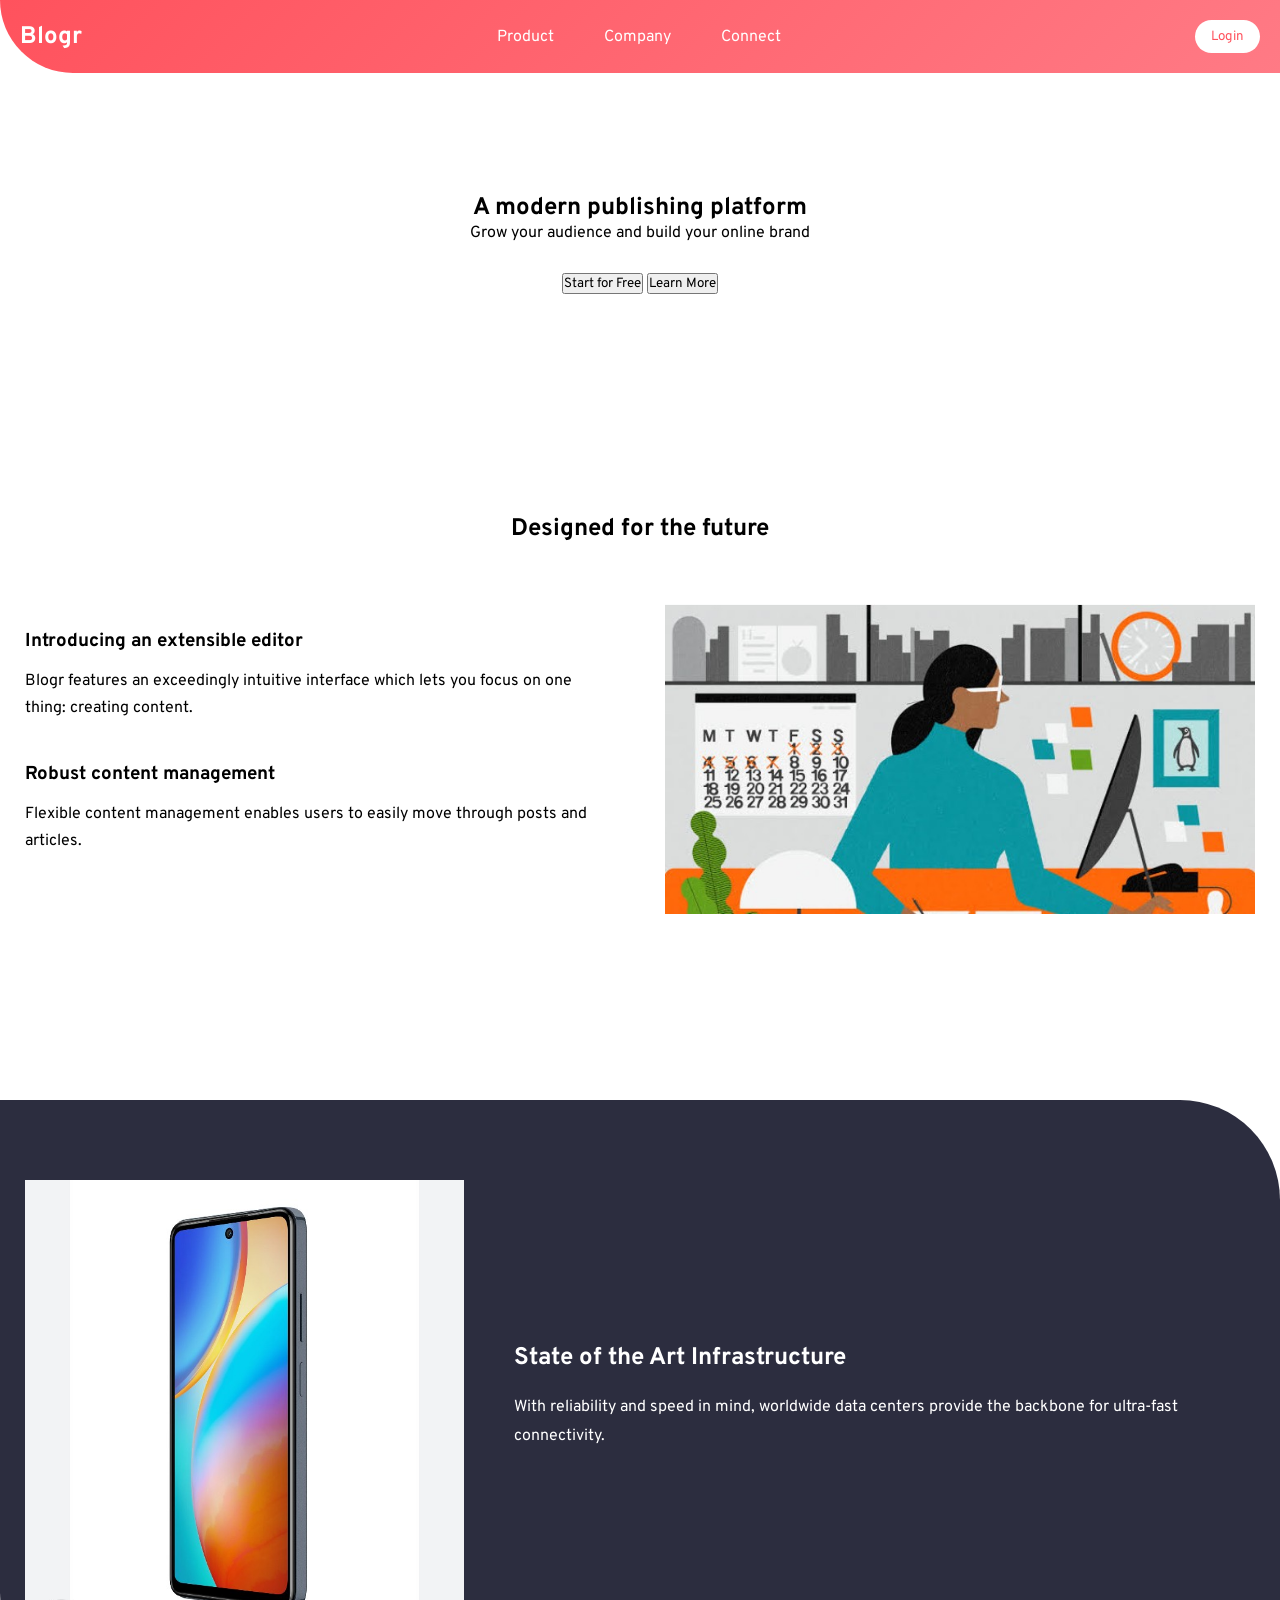
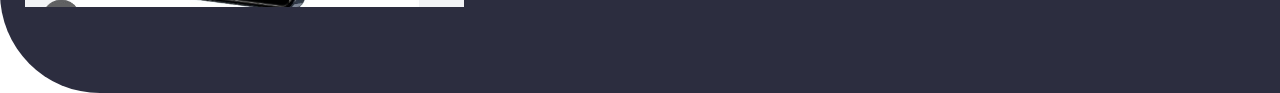
<file: Index.html>
<!DOCTYPE html>
<html lang="en">
<head>
    <meta charset="UTF-8" />
    <meta name="viewport"
    content="width=device-width,
    initial-scale=1.0" />
    <title>Blogr Landing Page</title>
    <link
    href="https://fonts.googleapis.com/css2
    ?family=overpass:wght@300;600&display=swap"
    rel="stylesheet">
    <link rel="stylesheet" href="style.css" />
</head>
<body>
    <!-- Navbar -->
    <header class="header">
      <nav class ="navbar">
       <h1 class="logo">Blogr</h1>
       <ul class="nav-links">
        <li>Product</li>
        <li>Company</li>
        <li>Connect</li>
       </ul>
       <button class="btn">Login</button>
       </nav>
       </header>
       <!-- Hero Section -->
       <section class="hero">
         <h2>A modern publishing platform</h2>
         <p>Grow your audience and build your online brand</p>
         <div class="hero-buttons">
           <button>Start for Free</button>
           <button>Learn More</button>
         </div>
         </section>
         </header>
         
         
        
         <!-- Designed for the Future -->

<section class="future-section">

  <h2>Designed for the future</h2>

  <div class="future-content">

    <div class="future-text">

      <h3>Introducing an extensible editor</h3>

      <p>
        Blogr features an exceedingly intuitive interface which lets
        you focus on one thing: creating content.
      </p>

      <h3>Robust content management</h3>

      <p>
        Flexible content management enables users to easily move
        through posts and articles.
      </p>

    </div>

    <div class="future-image">
      <img src="editor.png" alt="Editor Illustration">
    </div>

  </div>

</section>

<!-- Infrastructure Section -->

<section class="infrastructure">

  <div class="infra-content">

    <div class="phones-image">
      <img src="phones.png" alt="Phones">
    </div>

    <div class="infra-text">

      <h2>State of the Art Infrastructure</h2>

      <p>
        With reliability and speed in mind, worldwide data centers
        provide the backbone for ultra-fast connectivity.
      </p>

    </div>

  </div>

</section>
    <script src="script.js"></script>
         
</body>
</html>
</file>
<file: style.css>
*{
    margin: 0;
    padding: 0;
    box-sizing: border-box;
    font-family: Overpass, san-serif;
}
body {
    overflow-x: hidden;
}
/* HEADER */
.header {
    background: linear-gradient(135deg,
    #ff525d, #ff7a85);
    color: white;
    padding:20px;
    border-bottom-left-radius: 80px;
}
/* NAVBAR */
.navbar {
    display: flex;
    align-items: center;
    justify-content: space-between;
    position: relative;
}
.logo {
    font-size: 24px;
    font-weight: bold;
}
/* NAV LINKS (desktop) */
.nav-links {
    display: flex;
    gap: 50px;
    list-style: none;
}
/* BUTTONS */
.btn {
    background: white;
    color: #ff525d;
    border: none;
    padding: 8px 16px;
    border-radius: 20px;
    cursor: pointer; 
}
/* HERO */
.hero {
    text-align: center;
    padding: 120px 20px;
}
.hero: h2{
    font-size: 36px;
    margin-bottom: 20px;
}
.hero p {
    margin-bottom: 30px;
}
.hero.buttons button {
    margin: 5px;
    padding: 10px 20px;
    border-radius: 20px;
    border: none;
    cursor: pointer;
}
.btn-primary {
    background: white;
    color: #ff525d;
}
/* MOBILE MENU BUTTON */
.menu-btn {
    display: none;
    font-size: 24px;
    background: none;
    border: none;
    color: white;
    cursor: pointer;
}
/* RESPONSIVE DESIGN */
@media(max-width:768px) {
    .menu-btn{
        display: block;
    }
. nav-links {
position: absolute;
top: 60px;
right: 0;
background: white;
color: black;
flex-direction: column;
width: 200px;
padding: 20px;
display: none;
border-radius: 10px;
}
.nav-links.active {
display: flex;
}
.btn {
    display: none;
}
.hero h2 {
    font-size: 28px;
}
 } 
 /* FUTURE SECTION */

.future-section {
  padding: 100px 25px;
}

.future-section h2 {
  text-align: center;
  margin-bottom: 60px;
}

.future-content {
  display: flex;
  align-items: center;
  justify-content: space-between;
  gap: 50px;
}

.future-text {
  flex: 1;
}

.future-text h3 {
  margin-bottom: 15px;
}

.future-text p {
  margin-bottom: 40px;
  line-height: 1.7;
}

.future-image {
  flex: 1;
}

.future-image img {
  width: 100%;
}

/* INFRASTRUCTURE */

.infrastructure {
  background: #2c2d3f;
  color: white;
  border-radius: 0 100px 0 100px;
  padding: 80px 25px;
  margin-top: 80px;
}

.infra-content {
  display: flex;
  align-items: center;
  gap: 50px;
}

.phones-image img {
  width: 100%;
  max-width: 450px;
}

.infra-text h2 {
  margin-bottom: 20px;
}

.infra-text p {
  line-height: 1.8;
}

/* MOBILE */

@media (max-width:768px){

  .future-content,
  .infra-content{
    flex-direction: column;
    text-align:center;
  }

}
</file>
